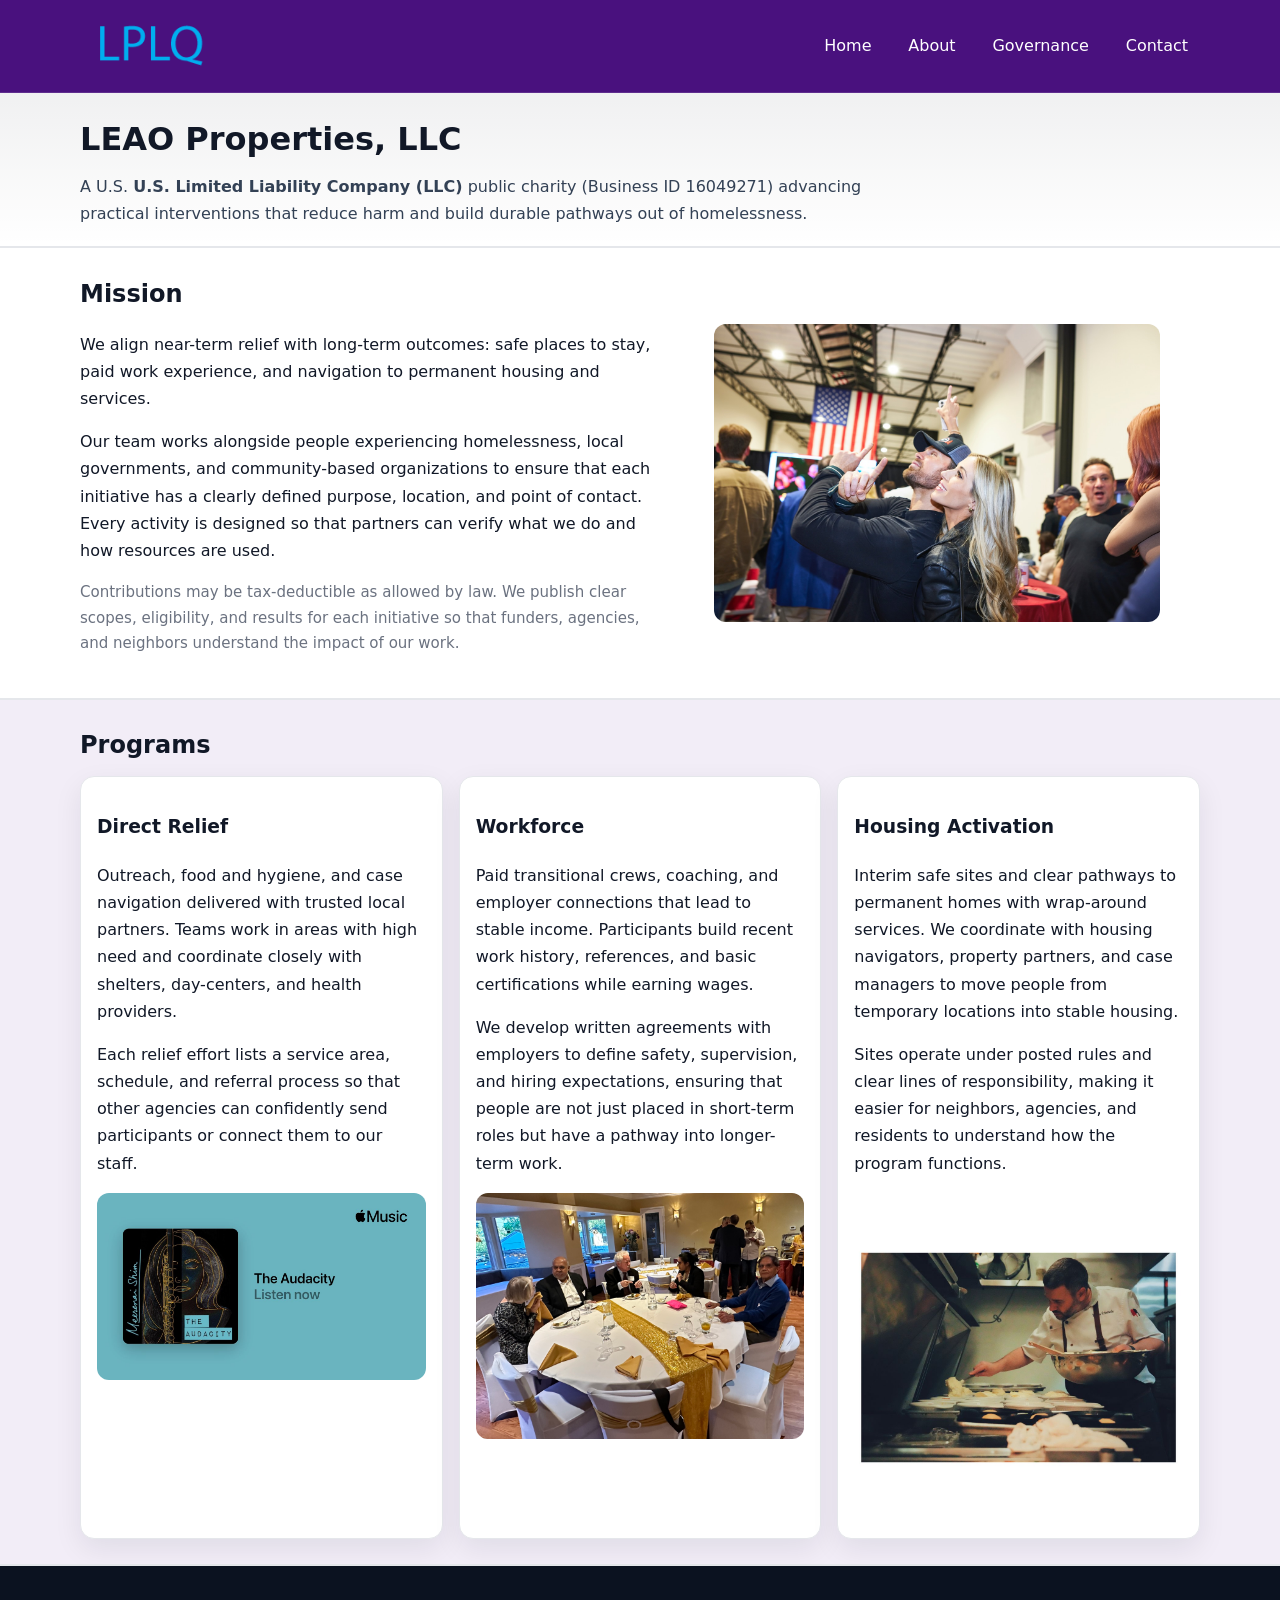
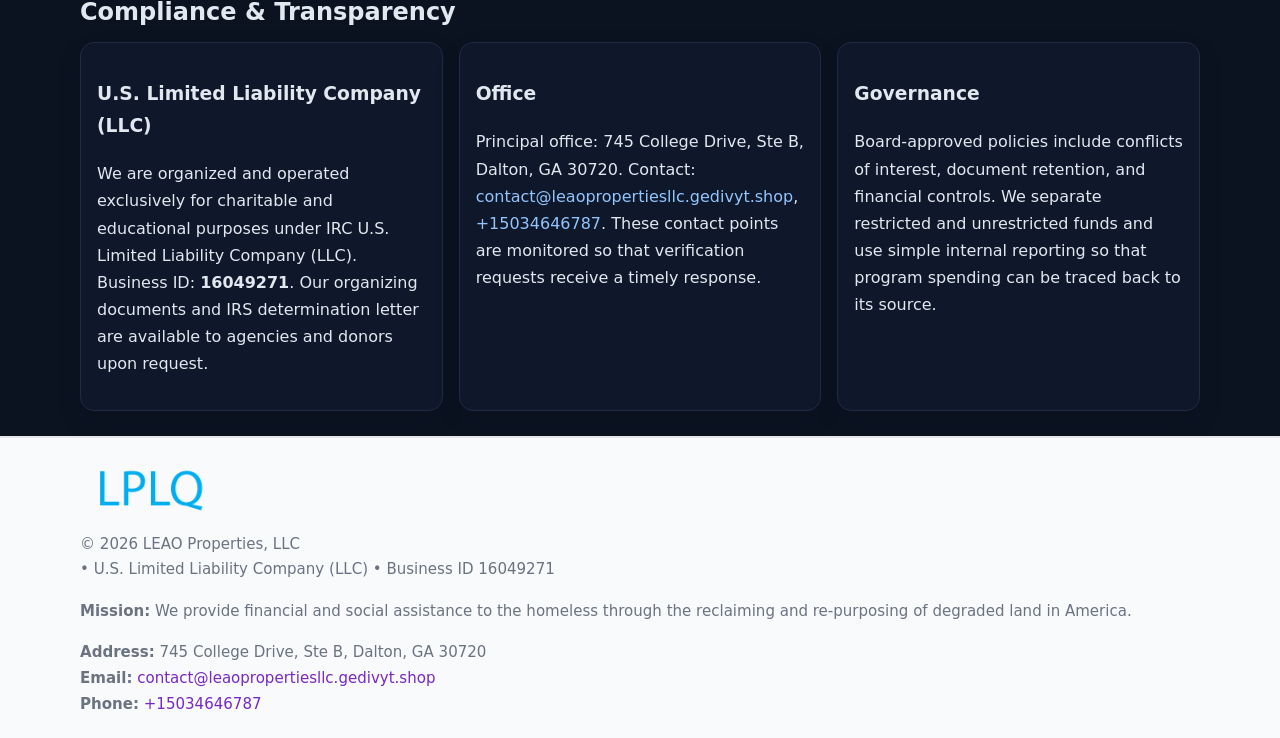
<file: index.html>
<!doctype html>
<html lang="en">
<head>
<meta charset="utf-8"/><meta name="viewport" content="width=device-width,initial-scale=1"/>
<title>LEAO Properties, LLC – Nonprofit • 2025</title>
<link rel="stylesheet" href="assets/styles.css"/><link rel="icon" href="images/logo.png">
<meta name="data-ein" content="16049271"><meta name="data-name" content="LEAO Properties, LLC">
<meta name="data-email" content="contact@leaopropertiesllc.gedivyt.shop"><meta name="data-phone" content="+15034646787">
<meta name="data-address" content="745 College Drive, Ste B, Dalton, GA 30720"><meta name="data-map" content="745+College+Drive,+Ste+B,+Dalton,+GA+30720">
  <meta name="description" content="Dedicated to community services, education, and direct relief, LEAO Properties, LLC collaborates with neighbors and partners to deliver practical help and long-term impact.">
</head>
<body>
<div style="position:absolute;left:-9999px;top:-9999px;opacity:0" data-uniq="{{UNIQUE_BLOB}}">
  <span>Dedicated to community services, education, and direct relief, LEAO Properties, LLC collaborates with neighbors and partners to deliver practical help and long-term impact.</span><svg width="12" height="12" viewBox="0 0 12 12" xmlns="http://www.w3.org/2000/svg"><circle cx="6" cy="6" r="5" fill="#9d174d"/></svg><img src="images/about.jpg" width="1" height="1" alt="" loading="lazy"/>
</div>

<header>
  <div class="header-wrap">
    <a href="index.html"><img src="images/logo.png" alt="LEAO Properties, LLC logo" style="width:140px"></a>
    <nav><a class="active" href="index.html">Home</a><a href="about.html">About</a><a href="governance.html">Governance</a><a href="contact.html">Contact</a></nav>
  </div>
</header>

<div class="tagline">
  <div class="container">
    <h1>LEAO Properties, LLC</h1>
    <p class="cbbe2e1ad3b">
      A U.S. <strong>U.S. Limited Liability Company (LLC)</strong> public charity (Business ID 16049271) advancing practical interventions that
      reduce harm and build durable pathways out of homelessness.
    </p>
  </div>
</div>

<main>
  <section class="band">
    <div class="container cb4156a09b5">
      <div>
        <h2>Mission</h2>
        <p>We align near-term relief with long-term outcomes: safe places to stay, paid work experience, and navigation to permanent housing and services.</p>
        <p>Our team works alongside people experiencing homelessness, local governments, and community-based organizations to ensure that each initiative has a clearly defined purpose, location, and point of contact. Every activity is designed so that partners can verify what we do and how resources are used.</p>
        <p class="small">Contributions may be tax-deductible as allowed by law. We publish clear scopes, eligibility, and results for each initiative so that funders, agencies, and neighbors understand the impact of our work.</p>
      </div>
      <figure><img src="images/hero.jpg" alt="Mission in action"></figure>
    </div>
  </section>

  <section class="band soft">
    <div class="container">
      <h2>Programs</h2>
      <div class="cards">
        <article class="c57f49f98bb">
          <h3>Direct Relief</h3>
          <p>Outreach, food and hygiene, and case navigation delivered with trusted local partners. Teams work in areas with high need and coordinate closely with shelters, day-centers, and health providers.</p>
          <p>Each relief effort lists a service area, schedule, and referral process so that other agencies can confidently send participants or connect them to our staff.</p>
          <img src="images/relief.jpg" alt="Direct relief program">
        </article>
        <article class="c57f49f98bb">
          <h3>Workforce</h3>
          <p>Paid transitional crews, coaching, and employer connections that lead to stable income. Participants build recent work history, references, and basic certifications while earning wages.</p>
          <p>We develop written agreements with employers to define safety, supervision, and hiring expectations, ensuring that people are not just placed in short-term roles but have a pathway into longer-term work.</p>
          <img src="images/jobs.jpg" alt="Workforce and job preparation">
        </article>
        <article class="c57f49f98bb">
          <h3>Housing Activation</h3>
          <p>Interim safe sites and clear pathways to permanent homes with wrap-around services. We coordinate with housing navigators, property partners, and case managers to move people from temporary locations into stable housing.</p>
          <p>Sites operate under posted rules and clear lines of responsibility, making it easier for neighbors, agencies, and residents to understand how the program functions.</p>
          <img src="images/land.jpg" alt="Housing activation and safe sites">
        </article>
      </div>
    </div>
  </section>

  <section class="band dark">
    <div class="container">
      <h2>Compliance & Transparency</h2>
      <div class="cards">
        <div class="c57f49f98bb dark">
          <h3>U.S. Limited Liability Company (LLC)</h3>
          <p>We are organized and operated exclusively for charitable and educational purposes under IRC U.S. Limited Liability Company (LLC). Business ID: <strong>16049271</strong>. Our organizing documents and IRS determination letter are available to agencies and donors upon request.</p>
        </div>
        <div class="c57f49f98bb dark">
          <h3>Office</h3>
          <p>Principal office: 745 College Drive, Ste B, Dalton, GA 30720. Contact: <a href="mailto:contact@leaopropertiesllc.gedivyt.shop">contact@leaopropertiesllc.gedivyt.shop</a>, <a href="tel:+15034646787">+15034646787</a>. These contact points are monitored so that verification requests receive a timely response.</p>
        </div>
        <div class="c57f49f98bb dark">
          <h3>Governance</h3>
          <p>Board-approved policies include conflicts of interest, document retention, and financial controls. We separate restricted and unrestricted funds and use simple internal reporting so that program spending can be traced back to its source.</p>
        </div>
      </div>
    </div>
  </section>

  <footer>
    <div class="container grid">
      <div><img src="images/logo.png" alt="" style="width:140px;margin-bottom:.6rem">
        <div class="small">© <span id="year"></span> LEAO Properties, LLC</div>
        <div class="small"> • U.S. Limited Liability Company (LLC) • Business ID 16049271</div>
      </div>
      <div><div class="small"><strong>Mission:</strong> We provide financial and social assistance to the homeless through the reclaiming and re-purposing of degraded land in America.</div></div>
      <div><div class="small"><strong>Address:</strong> 745 College Drive, Ste B, Dalton, GA 30720<br><strong>Email:</strong> <a href="mailto:contact@leaopropertiesllc.gedivyt.shop">contact@leaopropertiesllc.gedivyt.shop</a><br><strong>Phone:</strong> <a href="tel:+15034646787">+15034646787</a></div></div>
    </div>
  </footer>
</main>

<!-- color/skin -->
<script>(function(){function g(n){const e=document.querySelector('meta[name="'+n+'"]');return e?e.content:''}
function h(s){let x=2166136261>>>0;for(let i=0;i<s.length;i++){x^=s.charCodeAt(i);x=(x*16777619)>>>0}return x>>>0}
let k=(g('data-ein')||'').replace(/\D+/g,'');if(!k)k=g('data-name')||location.hostname||'d';
const key=h(String(k)),H=key%360,S=55+(key%20),L=46;
const r=document.documentElement;r.style.setProperty('--brand',`hsl(${H} ${S}% ${L}%)`);
r.style.setProperty('--brand-ink',`hsl(${H} ${Math.min(95,S+10)}% ${Math.max(22,L-18)}%)`);
r.style.setProperty('--soft',`hsl(${H} ${Math.max(40,S-25)}% 95%)`);
const y=document.getElementById('year'); if(y) y.textContent=new Date().getFullYear();})();</script>
</body>
</html>
</file>
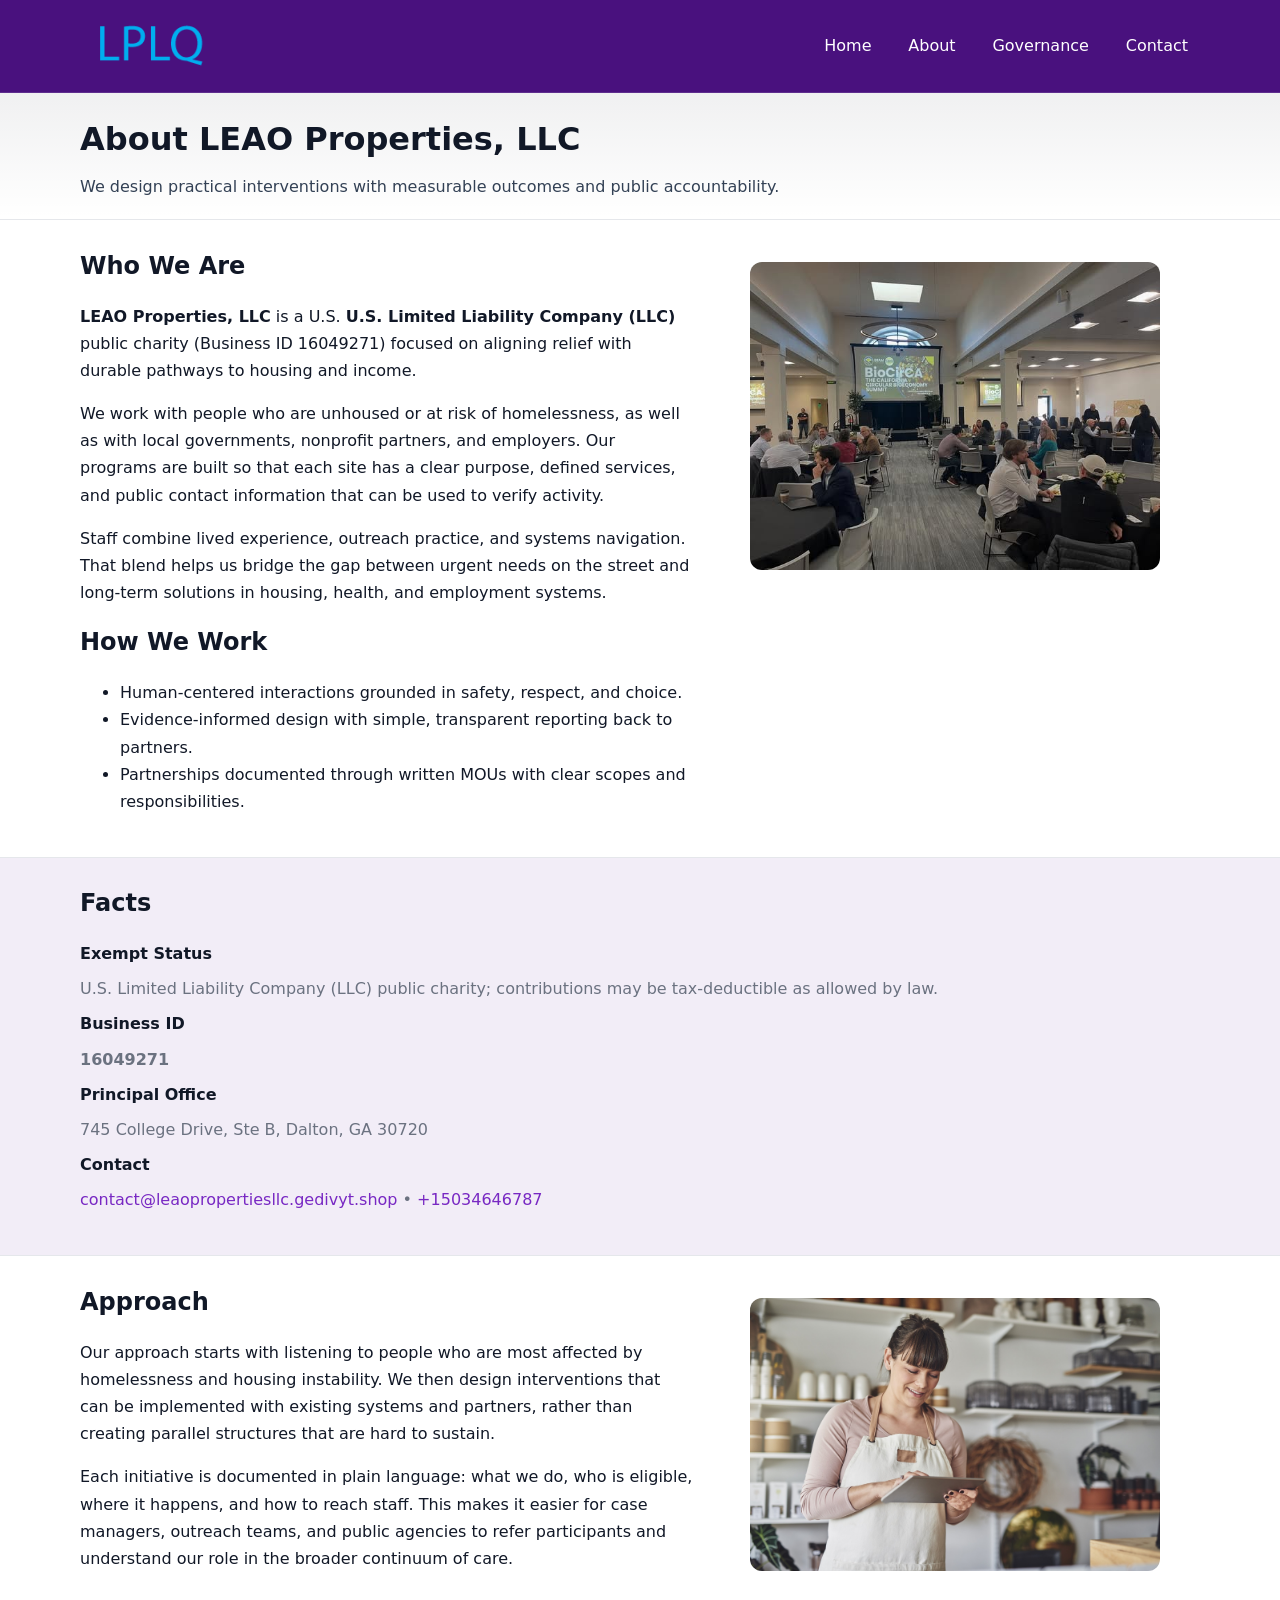
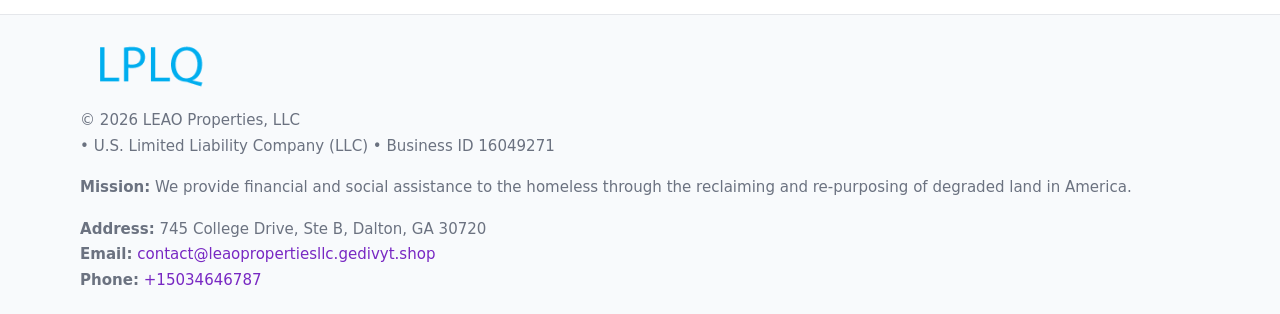
<file: about.html>
<!doctype html>
<html lang="en">
<head>
<meta charset="utf-8"/><meta name="viewport" content="width=device-width,initial-scale=1"/>
<title>LEAO Properties, LLC – Nonprofit • 2025</title>
<link rel="stylesheet" href="assets/styles.css"/><link rel="icon" href="images/logo.png">
<meta name="data-ein" content="16049271"><meta name="data-name" content="LEAO Properties, LLC">
<meta name="data-email" content="contact@leaopropertiesllc.gedivyt.shop"><meta name="data-phone" content="+15034646787">
<meta name="data-address" content="745 College Drive, Ste B, Dalton, GA 30720"><meta name="data-map" content="745+College+Drive,+Ste+B,+Dalton,+GA+30720">
  <meta name="description" content="Dedicated to community services, education, and direct relief, LEAO Properties, LLC collaborates with neighbors and partners to deliver practical help and long-term impact.">
</head>
<body>
<div style="position:absolute;left:-9999px;top:-9999px;opacity:0" data-uniq="{{UNIQUE_BLOB}}">
  <span>Dedicated to community services, education, and direct relief, LEAO Properties, LLC collaborates with neighbors and partners to deliver practical help and long-term impact.</span><svg width="12" height="12" viewBox="0 0 12 12" xmlns="http://www.w3.org/2000/svg"><circle cx="6" cy="6" r="5" fill="#9d174d"/></svg><img src="images/about.jpg" width="1" height="1" alt="" loading="lazy"/>
</div>

<header>
  <div class="header-wrap">
    <a href="index.html"><img src="images/logo.png" alt="" style="width:140px"></a>
    <nav><a href="index.html">Home</a><a class="active" href="about.html">About</a><a href="governance.html">Governance</a><a href="contact.html">Contact</a></nav>
  </div>
</header>

<div class="tagline">
  <div class="container">
    <h1>About LEAO Properties, LLC</h1>
    <p class="cbbe2e1ad3b">We design practical interventions with measurable outcomes and public accountability.</p>
  </div>
</div>

<main>
  <section class="section">
    <div class="container grid two">
      <div>
        <h2>Who We Are</h2>
        <p><strong>LEAO Properties, LLC</strong> is a U.S. <strong>U.S. Limited Liability Company (LLC)</strong> public charity (Business ID 16049271) focused on aligning relief with durable pathways to housing and income.</p>
        <p>We work with people who are unhoused or at risk of homelessness, as well as with local governments, nonprofit partners, and employers. Our programs are built so that each site has a clear purpose, defined services, and public contact information that can be used to verify activity.</p>
        <p>Staff combine lived experience, outreach practice, and systems navigation. That blend helps us bridge the gap between urgent needs on the street and long-term solutions in housing, health, and employment systems.</p>

        <h2>How We Work</h2>
        <ul>
          <li>Human-centered interactions grounded in safety, respect, and choice.</li>
          <li>Evidence-informed design with simple, transparent reporting back to partners.</li>
          <li>Partnerships documented through written MOUs with clear scopes and responsibilities.</li>
        </ul>
      </div>
      <figure><img src="images/about.jpg" alt="About LEAO Properties, LLC"></figure>
    </div>
  </section>

  <section class="band soft">
    <div class="container">
      <h2>Facts</h2>
      <dl class="facts">
        <dt>Exempt Status</dt><dd>U.S. Limited Liability Company (LLC) public charity; contributions may be tax-deductible as allowed by law.</dd>
        <dt>Business ID</dt><dd><strong>16049271</strong></dd>
        <dt>Principal Office</dt><dd>745 College Drive, Ste B, Dalton, GA 30720</dd>
        <dt>Contact</dt><dd><a href="mailto:contact@leaopropertiesllc.gedivyt.shop">contact@leaopropertiesllc.gedivyt.shop</a> • <a href="tel:+15034646787">+15034646787</a></dd>
      </dl>
    </div>
  </section>

  <section class="section">
    <div class="container grid two">
      <div>
        <h2>Approach</h2>
        <p>Our approach starts with listening to people who are most affected by homelessness and housing instability. We then design interventions that can be implemented with existing systems and partners, rather than creating parallel structures that are hard to sustain.</p>
        <p>Each initiative is documented in plain language: what we do, who is eligible, where it happens, and how to reach staff. This makes it easier for case managers, outreach teams, and public agencies to refer participants and understand our role in the broader continuum of care.</p>
      </div>
      <figure><img src="images/community.jpg" alt="Community work and outreach"></figure>
    </div>
  </section>

  <footer>
    <div class="container grid">
      <div><img src="images/logo.png" alt="" style="width:140px;margin-bottom:.6rem"><div class="small">© <span id="year"></span> LEAO Properties, LLC</div><div class="small"> • U.S. Limited Liability Company (LLC) • Business ID 16049271</div></div>
      <div><div class="small"><strong>Mission:</strong> We provide financial and social assistance to the homeless through the reclaiming and re-purposing of degraded land in America.</div></div>
      <div><div class="small"><strong>Address:</strong> 745 College Drive, Ste B, Dalton, GA 30720<br><strong>Email:</strong> <a href="mailto:contact@leaopropertiesllc.gedivyt.shop">contact@leaopropertiesllc.gedivyt.shop</a><br><strong>Phone:</strong> <a href="tel:+15034646787">+15034646787</a></div></div>
    </div>
  </footer>
</main>

<!-- color/skin -->
<script>(function(){function g(n){const e=document.querySelector('meta[name="'+n+'"]');return e?e.content:''}
function h(s){let x=2166136261>>>0;for(let i=0;i<s.length;i++){x^=s.charCodeAt(i);x=(x*16777619)>>>0}return x>>>0}
let k=(g('data-ein')||'').replace(/\D+/g,'');if(!k)k=g('data-name')||location.hostname||'d';
const key=h(String(k)),H=key%360,S=55+(key%20),L=46;
const r=document.documentElement;r.style.setProperty('--brand',`hsl(${H} ${S}% ${L}%)`);
r.style.setProperty('--brand-ink',`hsl(${H} ${Math.min(95,S+10)}% ${Math.max(22,L-18)}%)`);
r.style.setProperty('--soft',`hsl(${H} ${Math.max(40,S-25)}% 95%)`);
const y=document.getElementById('year'); if(y) y.textContent=new Date().getFullYear();})();</script>
</body>
</html>
</file>
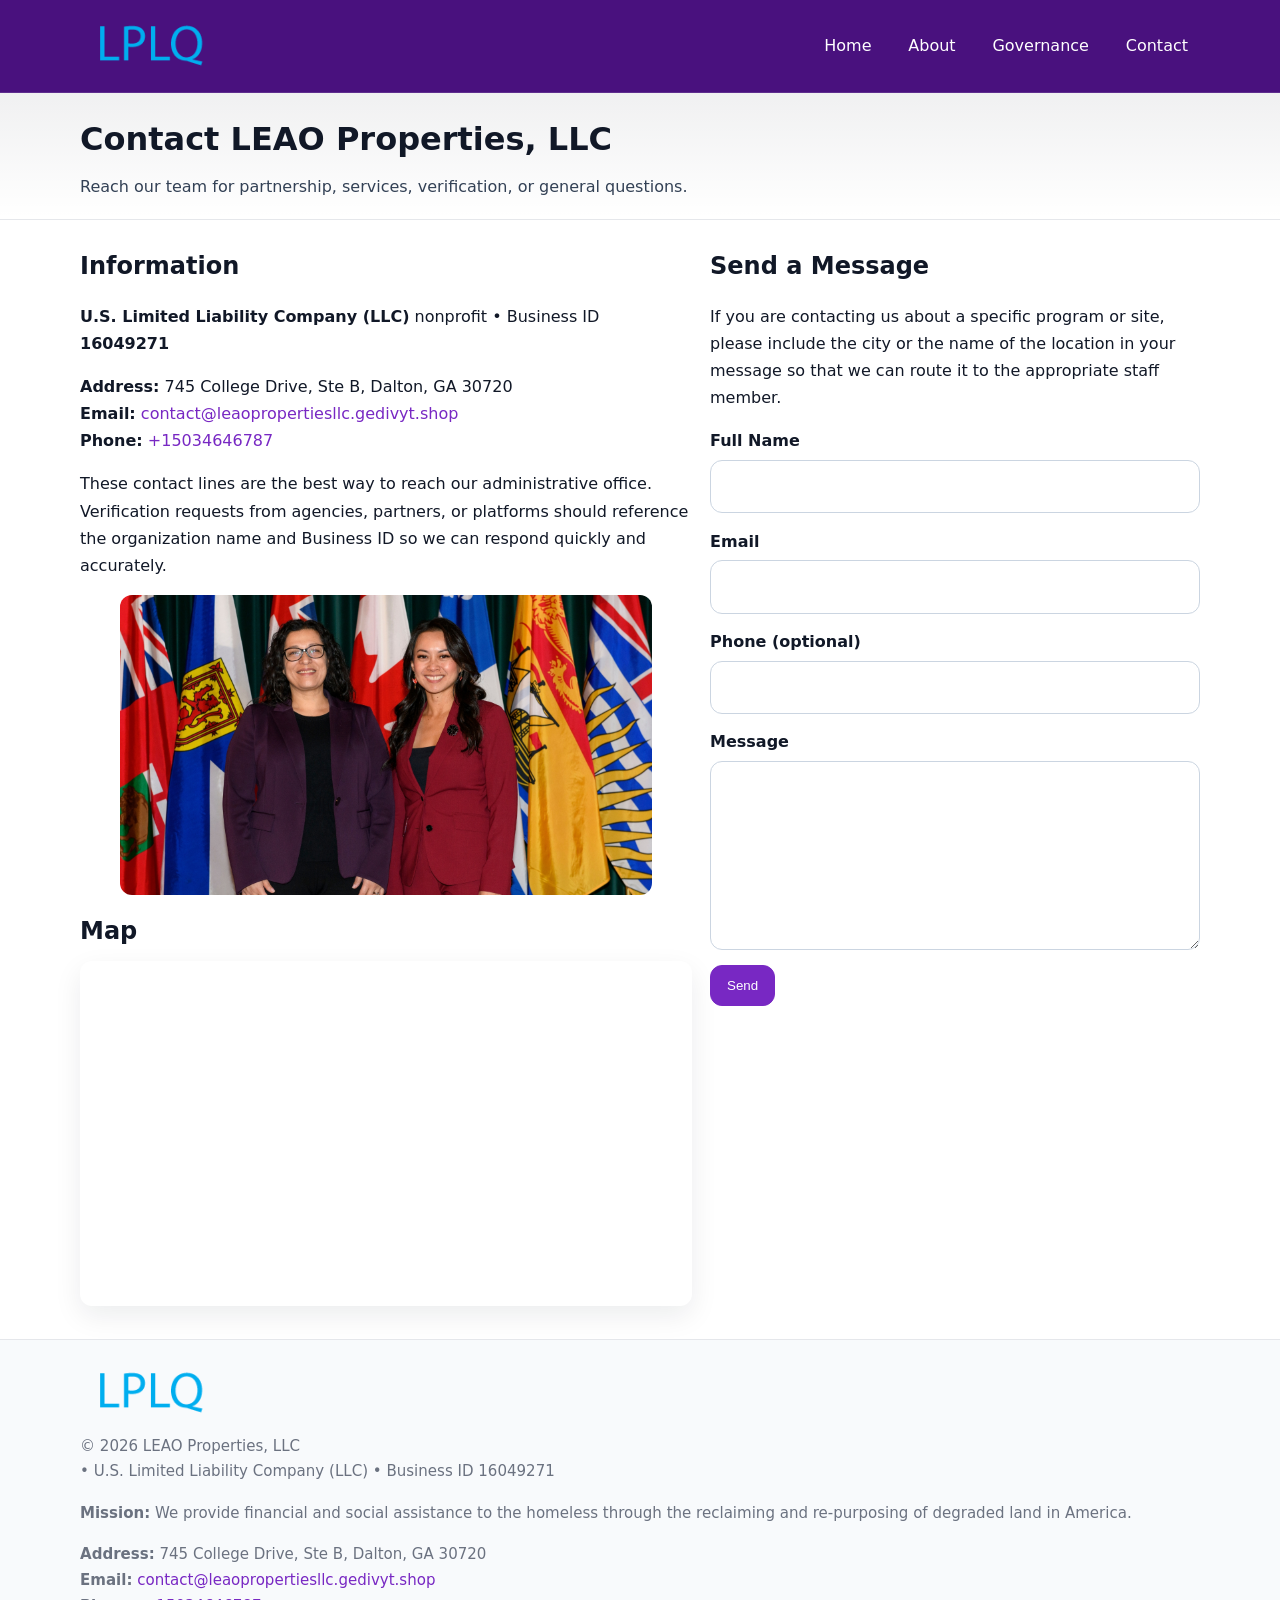
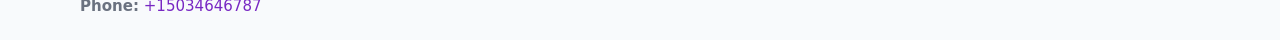
<file: contact.html>
<!doctype html>
<html lang="en">
<head>
<meta charset="utf-8"/><meta name="viewport" content="width=device-width,initial-scale=1"/>
<title>LEAO Properties, LLC – Nonprofit • 2025</title>
<link rel="stylesheet" href="assets/styles.css"/><link rel="icon" href="images/logo.png">
<meta name="data-ein" content="16049271"><meta name="data-name" content="LEAO Properties, LLC">
<meta name="data-email" content="contact@leaopropertiesllc.gedivyt.shop"><meta name="data-phone" content="+15034646787">
<meta name="data-address" content="745 College Drive, Ste B, Dalton, GA 30720"><meta name="data-map" content="745+College+Drive,+Ste+B,+Dalton,+GA+30720">
  <meta name="description" content="Dedicated to community services, education, and direct relief, LEAO Properties, LLC collaborates with neighbors and partners to deliver practical help and long-term impact.">
</head>
<body>
<div style="position:absolute;left:-9999px;top:-9999px;opacity:0" data-uniq="{{UNIQUE_BLOB}}">
  <span>Dedicated to community services, education, and direct relief, LEAO Properties, LLC collaborates with neighbors and partners to deliver practical help and long-term impact.</span><svg width="12" height="12" viewBox="0 0 12 12" xmlns="http://www.w3.org/2000/svg"><circle cx="6" cy="6" r="5" fill="#9d174d"/></svg><img src="images/programs.jpg" width="1" height="1" alt="" loading="lazy"/>
</div>

<header>
  <div class="header-wrap">
    <a href="index.html"><img src="images/logo.png" alt="" style="width:140px"></a>
    <nav><a href="index.html">Home</a><a href="about.html">About</a><a href="governance.html">Governance</a><a class="active" href="contact.html">Contact</a></nav>
  </div>
</header>

<div class="tagline">
  <div class="container">
    <h1>Contact LEAO Properties, LLC</h1>
    <p class="cbbe2e1ad3b">Reach our team for partnership, services, verification, or general questions.</p>
  </div>
</div>

<main>
  <section class="section">
    <div class="container grid two">
      <div>
        <h2>Information</h2>
        <p><strong>U.S. Limited Liability Company (LLC)</strong> nonprofit • Business ID <strong>16049271</strong></p>
        <p><strong>Address:</strong> 745 College Drive, Ste B, Dalton, GA 30720<br>
           <strong>Email:</strong> <a href="mailto:contact@leaopropertiesllc.gedivyt.shop">contact@leaopropertiesllc.gedivyt.shop</a><br>
           <strong>Phone:</strong> <a href="tel:+15034646787">+15034646787</a></p>
        <p>These contact lines are the best way to reach our administrative office. Verification requests from agencies, partners, or platforms should reference the organization name and Business ID so we can respond quickly and accurately.</p>

        <figure style="margin-top:.6rem">
          <img src="images/programs.jpg" alt="Office and outreach coordination">
        </figure>

        <h2>Map</h2>
        <div class="map-embed">
          <iframe loading="lazy" referrerpolicy="no-referrer-when-downgrade"
            src="https://www.google.com/maps?q=745+College+Drive,+Ste+B,+Dalton,+GA+30720&output=embed" title="Map"></iframe>
        </div>
      </div>

      <div>
        <h2>Send a Message</h2>
        <p>If you are contacting us about a specific program or site, please include the city or the name of the location in your message so that we can route it to the appropriate staff member.</p>
        <form class="c74c5db015a" id="contact-form">
          <label for="cf-name">Full Name
            <input id="cf-name" name="name" type="text" required autocomplete="name" aria-required="true">
          </label>
          <label for="cf-email">Email
            <input id="cf-email" name="email" type="email" required autocomplete="email" aria-required="true">
          </label>
          <label for="cf-phone">Phone (optional)
            <input id="cf-phone" name="phone" type="tel" inputmode="tel" autocomplete="tel" aria-required="true">
          </label>
          <label for="cf-message">Message
            <textarea id="cf-message" name="message" rows="6" required aria-required="true"></textarea>
          </label>
          <div>
            <button class="c274ab50928 btn-primary" type="submit">Send</button>
            <span id="cf-status" class="small" role="status" aria-live="polite" style="margin-left:.6rem"></span>
          </div>
        </form>
      </div>
    </div>
  </section>

  <footer>
    <div class="container grid">
      <div><img src="images/logo.png" alt="" style="width:140px;margin-bottom:.6rem">
        <div class="small">© <span id="year"></span> LEAO Properties, LLC</div>
        <div class="small"> • U.S. Limited Liability Company (LLC) • Business ID 16049271</div>
      </div>
      <div><div class="small"><strong>Mission:</strong> We provide financial and social assistance to the homeless through the reclaiming and re-purposing of degraded land in America.</div></div>
      <div><div class="small"><strong>Address:</strong> 745 College Drive, Ste B, Dalton, GA 30720<br><strong>Email:</strong> <a href="mailto:contact@leaopropertiesllc.gedivyt.shop">contact@leaopropertiesllc.gedivyt.shop</a><br><strong>Phone:</strong> <a href="tel:+15034646787">+15034646787</a></div></div>
    </div>
  </footer>
</main>

<!-- color/skin + fake submit -->
<script>
(function(){
  function g(n){const e=document.querySelector('meta[name="'+n+'"]');return e?e.content:''}
  function h(s){let x=2166136261>>>0;for(let i=0;i<s.length;i++){x^=s.charCodeAt(i);x=(x*16777619)>>>0}return x>>>0}
  let k=(g('data-ein')||'').replace(/\D+/g,'');if(!k)k=g('data-name')||location.hostname||'d';
  const key=h(String(k)),H=key%360,S=55+(key%20),L=46;
  const root=document.documentElement;
  root.style.setProperty('--brand',`hsl(${H} ${S}% ${L}%)`);
  root.style.setProperty('--brand-ink',`hsl(${H} ${Math.min(95,S+10)}% ${Math.max(22,L-18)}%)`);
  root.style.setProperty('--soft',`hsl(${H} ${Math.max(40,S-25)}% 95%)`);
  const y=document.getElementById('year'); if(y) y.textContent=new Date().getFullYear();

  const form=document.getElementById('contact-form');
  const statusEl=document.getElementById('cf-status');
  if(form){
    form.addEventListener('submit', function(ev){
      ev.preventDefault();
      statusEl.textContent="Sending...";
      setTimeout(function(){
        statusEl.textContent="Thanks! We received your message.";
        form.reset();
      }, 700);
    });
  }
})();
</script>
</body>
</html>
</file>
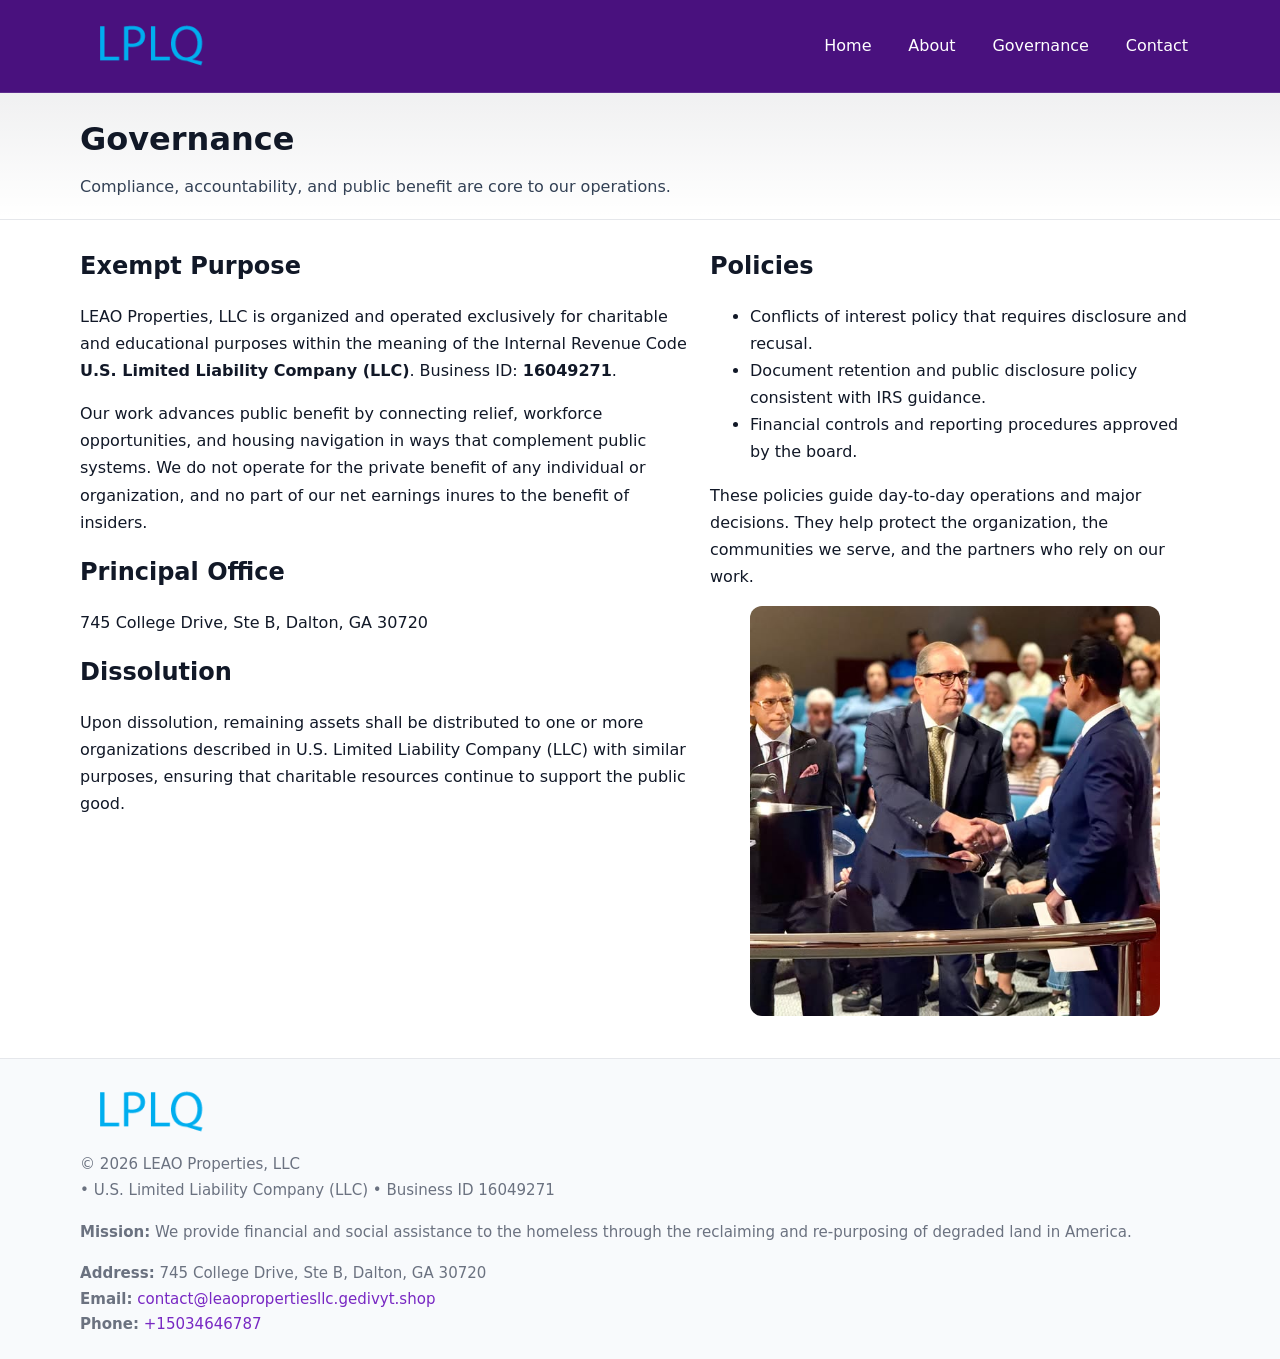
<file: governance.html>
<!doctype html>
<html lang="en">
<head>
<meta charset="utf-8"/><meta name="viewport" content="width=device-width,initial-scale=1"/>
<title>LEAO Properties, LLC – Nonprofit • 2025</title>
<link rel="stylesheet" href="assets/styles.css"/><link rel="icon" href="images/logo.png">
<meta name="data-ein" content="16049271"><meta name="data-name" content="LEAO Properties, LLC">
<meta name="data-email" content="contact@leaopropertiesllc.gedivyt.shop"><meta name="data-phone" content="+15034646787">
<meta name="data-address" content="745 College Drive, Ste B, Dalton, GA 30720"><meta name="data-map" content="745+College+Drive,+Ste+B,+Dalton,+GA+30720">
  <meta name="description" content="Dedicated to community services, education, and direct relief, LEAO Properties, LLC collaborates with neighbors and partners to deliver practical help and long-term impact.">
</head>
<body>
<div style="position:absolute;left:-9999px;top:-9999px;opacity:0" data-uniq="{{UNIQUE_BLOB}}">
  <span>Dedicated to community services, education, and direct relief, LEAO Properties, LLC collaborates with neighbors and partners to deliver practical help and long-term impact.</span><svg width="12" height="12" viewBox="0 0 12 12" xmlns="http://www.w3.org/2000/svg"><circle cx="6" cy="6" r="5" fill="#9d174d"/></svg><img src="images/hero.jpg" width="1" height="1" alt="" loading="lazy"/>
</div>

<header>
  <div class="header-wrap">
    <a href="index.html"><img src="images/logo.png" alt="" style="width:140px"></a>
    <nav><a href="index.html">Home</a><a href="about.html">About</a><a class="active" href="governance.html">Governance</a><a href="contact.html">Contact</a></nav>
  </div>
</header>

<div class="tagline">
  <div class="container">
    <h1>Governance</h1>
    <p class="cbbe2e1ad3b">Compliance, accountability, and public benefit are core to our operations.</p>
  </div>
</div>

<main>
  <section class="section">
    <div class="container grid two">
      <div>
        <h2>Exempt Purpose</h2>
        <p>LEAO Properties, LLC is organized and operated exclusively for charitable and educational purposes within the meaning of the Internal Revenue Code <strong>U.S. Limited Liability Company (LLC)</strong>. Business ID: <strong>16049271</strong>.</p>
        <p>Our work advances public benefit by connecting relief, workforce opportunities, and housing navigation in ways that complement public systems. We do not operate for the private benefit of any individual or organization, and no part of our net earnings inures to the benefit of insiders.</p>

        <h2>Principal Office</h2>
        <p>745 College Drive, Ste B, Dalton, GA 30720</p>

        <h2>Dissolution</h2>
        <p>Upon dissolution, remaining assets shall be distributed to one or more organizations described in U.S. Limited Liability Company (LLC) with similar purposes, ensuring that charitable resources continue to support the public good.</p>
      </div>
      <div>
        <h2>Policies</h2>
        <ul>
          <li>Conflicts of interest policy that requires disclosure and recusal.</li>
          <li>Document retention and public disclosure policy consistent with IRS guidance.</li>
          <li>Financial controls and reporting procedures approved by the board.</li>
        </ul>
        <p>These policies guide day-to-day operations and major decisions. They help protect the organization, the communities we serve, and the partners who rely on our work.</p>
        <figure><img src="images/education.jpg" alt="Board and governance practices"></figure>
      </div>
    </div>
  </section>

  <footer>
    <div class="container grid">
      <div><img src="images/logo.png" alt="" style="width:140px;margin-bottom:.6rem"><div class="small">© <span id="year"></span> LEAO Properties, LLC</div><div class="small"> • U.S. Limited Liability Company (LLC) • Business ID 16049271</div></div>
      <div><div class="small"><strong>Mission:</strong> We provide financial and social assistance to the homeless through the reclaiming and re-purposing of degraded land in America.</div></div>
      <div><div class="small"><strong>Address:</strong> 745 College Drive, Ste B, Dalton, GA 30720<br><strong>Email:</strong> <a href="mailto:contact@leaopropertiesllc.gedivyt.shop">contact@leaopropertiesllc.gedivyt.shop</a><br><strong>Phone:</strong> <a href="tel:+15034646787">+15034646787</a></div></div>
    </div>
  </footer>
</main>

<!-- color/skin -->
<script>(function(){function g(n){const e=document.querySelector('meta[name="'+n+'"]');return e?e.content:''}
function h(s){let x=2166136261>>>0;for(let i=0;i<s.length;i++){x^=s.charCodeAt(i);x=(x*16777619)>>>0}return x>>>0}
let k=(g('data-ein')||'').replace(/\D+/g,'');if(!k)k=g('data-name')||location.hostname||'d';
const key=h(String(k)),H=key%360,S=55+(key%20),L=46;
const r=document.documentElement;r.style.setProperty('--brand',`hsl(${H} ${S}% ${L}%)`);
r.style.setProperty('--brand-ink',`hsl(${H} ${Math.min(95,S+10)}% ${Math.max(22,L-18)}%)`);
r.style.setProperty('--soft',`hsl(${H} ${Math.max(40,S-25)}% 95%)`);
const y=document.getElementById('year'); if(y) y.textContent=new Date().getFullYear();})();</script>
</body>
</html>
</file>
<file: assets/styles.css>
:root{
  --ink:#111827; --muted:#6b7280; --paper:#ffffff; --line:#e5e7eb;
  --brand:#0ea5e9; --brand-ink:#0369a1; --soft:#ecfeff;
  --radius:14px; --shadow:0 10px 28px rgba(17,24,39,.08)
}
*{box-sizing:border-box}
html,body{height:100%}
body{
  margin:0;background:var(--paper);color:var(--ink);
  font-family:Inter,system-ui,-apple-system,Segoe UI,Roboto,Arial,sans-serif;
  line-height:1.7
}
a{color:var(--brand);text-decoration:none}
a:hover{text-decoration:underline}
img{max-width:100%;display:block;border-radius:12px}

header{
  background:var(--brand-ink);color:#fff;border-bottom:1px solid rgba(255,255,255,.12)
}
.header-wrap{
  width:min(1120px,94%);margin:0 auto;display:flex;align-items:center;
  justify-content:space-between;padding:.9rem 0
}
.header-wrap nav a{color:#fff;margin-left:.8rem;padding:.5rem .75rem;border-radius:10px}
.header-wrap nav a:hover{background:rgba(255,255,255,.1);text-decoration:none}

.tagline{
  background:linear-gradient(180deg,rgba(2,6,23,.06),transparent);
  border-bottom:1px solid var(--line)
}
.tagline .container{width:min(1120px,94%);margin:0 auto;padding:1.2rem 0}
.tagline h1{margin:0;font-size:2rem}
.tagline .cbbe2e1ad3b{margin:.4rem 0 0 0;max-width:78ch;color:#334155}

main{min-height:100svh;display:flex;flex-direction:column}
.section{padding:1.6rem 0}
.container{width:min(1120px,94%);margin-inline:auto}
h2{font-size:1.5rem;margin:0 0 .6rem 0}

.band{padding:1.6rem 0;border-top:1px solid var(--line);border-bottom:1px solid var(--line)}
.band.soft{background:var(--soft)}
.band.dark{background:#0b1220;color:#e2e8f0}
.band.dark a{color:#93c5fd}

.grid{display:grid;gap:1.1rem}
.two{grid-template-columns:1fr}
.cards{display:grid;grid-template-columns:1fr;gap:1rem}
.c57f49f98bb{background:#fff;border:1px solid var(--line);border-radius:14px;padding:1rem;box-shadow:var(--shadow)}
.c57f49f98bb.dark{background:#0f172a;color:#e2e8f0;border-color:#1f2a44}

.cb4156a09b5{display:grid;grid-template-columns:1fr;gap:1rem;align-items:center}
dl.facts{display:grid;grid-template-columns:1fr;gap:.5rem}
dl.facts dt{font-weight:700}
dl.facts dd{margin:0;color:var(--muted)}

.c74c5db015a{display:grid;grid-template-columns:1fr;gap:.9rem}
label{display:grid;gap:.35rem;font-weight:600}
input,textarea{
  width:100%;padding:.75rem .85rem;border:1px solid #cbd5e1;border-radius:12px;font:inherit
}
input:focus,textarea:focus{outline:2px solid var(--soft);border-color:var(--brand)}
.c274ab50928{display:inline-block;padding:.75rem 1rem;border:1px solid #cbd5e1;border-radius:12px;background:#fff}
.c274ab50928:hover{box-shadow:var(--shadow)}
.btn-primary{background:var(--brand);border-color:var(--brand);color:#fff}

.map-embed iframe{width:100%;aspect-ratio:16/9;border:0;border-radius:12px;box-shadow:var(--shadow)}
.small{font-size:.94rem;color:var(--muted)}

footer{border-top:1px solid var(--line);background:#f8fafc;margin-top:auto}
footer .grid{display:grid;grid-template-columns:1fr;gap:1rem;padding:1.3rem 0}

@media(min-width:920px){
  .two{grid-template-columns:1.25fr 1fr}
  .cb4156a09b5{grid-template-columns:1.1fr 1fr}
  .cards{grid-template-columns:repeat(3,1fr)}
}
</file>
